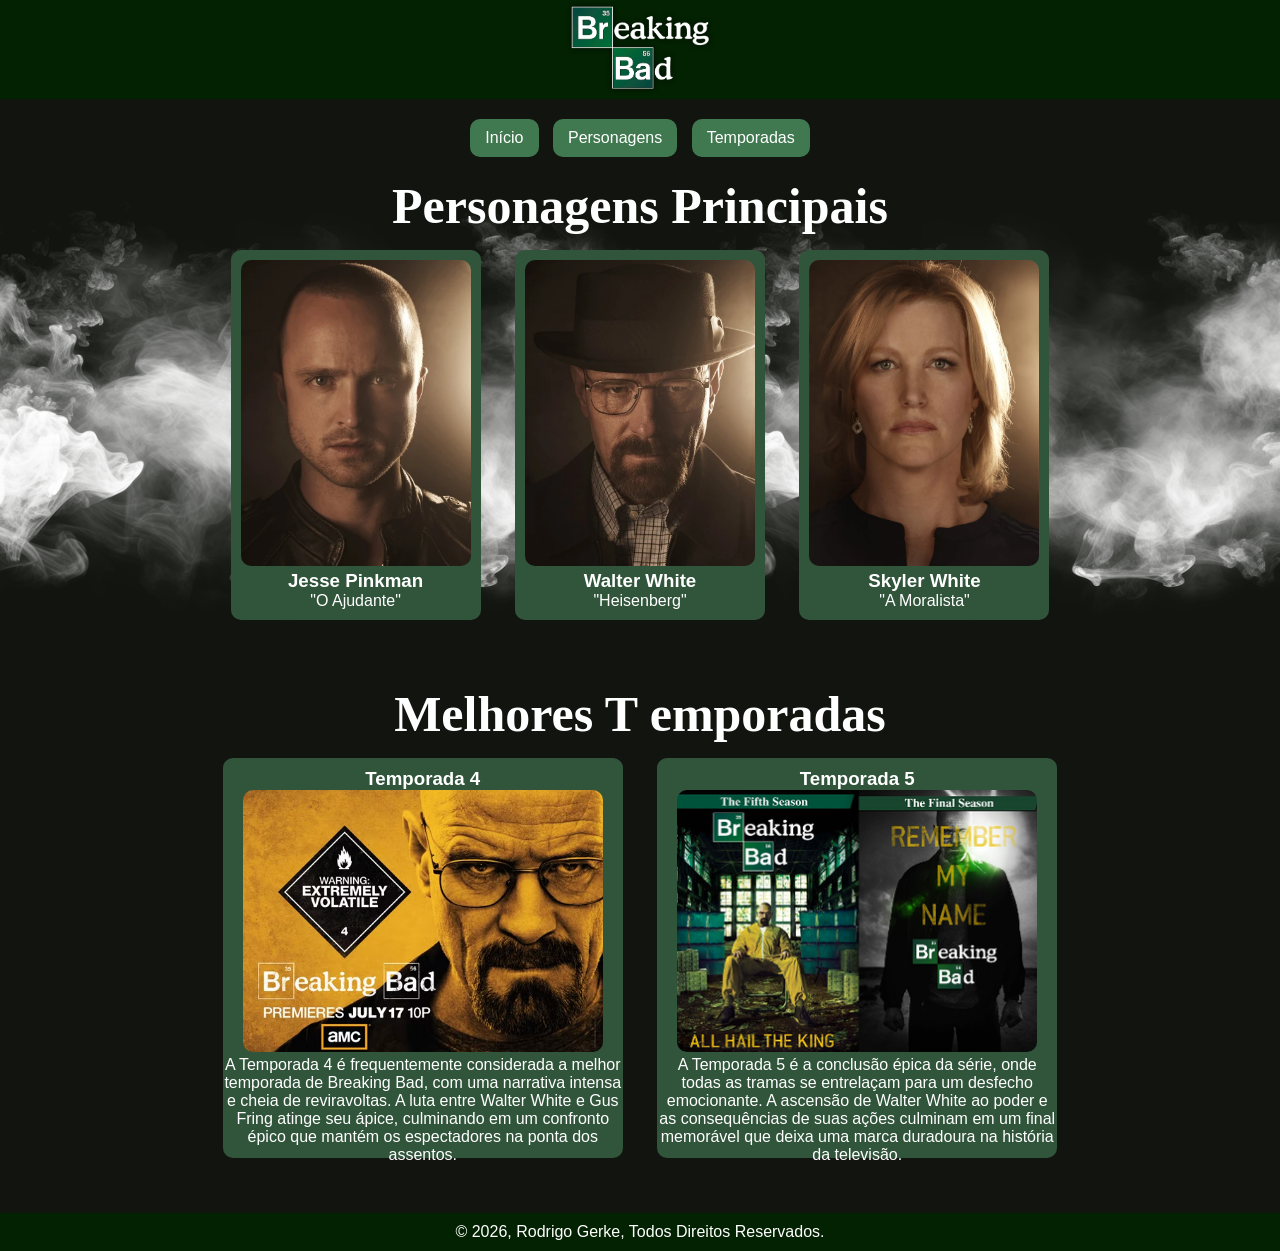
<file: index.html>
<!DOCTYPE html>
<html lang="pt-br">

<head><!--Cabeçalho do documento HTML, onde estão as informações sobre o título, charset e link para o CSS-->
    <meta charset="UTF-8">
    <meta name="viewport" content="width=device-width, initial-scale=1.0">
    <title>Página Inicial</title>
    <link rel="stylesheet" href="style.css">
    <link rel="shortcut icon" href="./Imagens/BreakingBad-logo.ico" type="image/x-icon"> 
</head>

<body>
    <header>
        <img src="Imagens/Logo.png" alt="Breaking Bad Logo" width=150px>
    </header>
    <nav>
        <a href="index.html">Início</a><!--Âncoras da Página-->
        <a href="personagens.html">Personagens</a>
        <a href="#secao-temporadas">Temporadas</a>
    </nav>
    <main>
        <section id="personagens">
            <h2>Personagens Principais</h2>

            <article class="card"><!--Jesse Pinkman-->
                <img src="./Imagens/Jesse.jpg" alt="Jesse Pinkman--">
                <h3>Jesse Pinkman</h3>
                <p>"O Ajudante"</p>
            </article>

            <article class="card"> <!--Criação de classe para estiliza-las depois em CSS-->
                <img src="Imagens/Walter.jpg" alt="Walter White">
                <h3>Walter White</h3>
                <p>"Heisenberg"</p>
            </article>

            <article class="card"> <!--Skyler White-->
                <img src="Imagens/Skyler.jpg" alt="Skyler White">
                <h3>Skyler White</h3>
                <p>"A Moralista"</p>
            </article>
        </section>
        <section id="secao-temporadas">
            <h2> Melhores T emporadas</h2>
            <article class="temporadas">
                <h3>Temporada 4</h3>
                <img src="Imagens/Temporada4.jpg" alt="Temporada 4">
                <p>A Temporada 4 é frequentemente considerada a melhor temporada de Breaking Bad, com uma narrativa
                    intensa e cheia de reviravoltas. A luta entre Walter White e Gus Fring atinge seu ápice, culminando
                    em um confronto épico que mantém os espectadores na ponta dos assentos.</p>
            </article>
            <article class="temporadas">
                <h3>Temporada 5</h3>
                <img src="Imagens/Temporada5.jpg" alt="Temporada 5">
                <p>A Temporada 5 é a conclusão épica da série, onde todas as tramas se entrelaçam para um desfecho
                    emocionante. A ascensão de Walter White ao poder e as consequências de suas ações culminam em um
                    final memorável que deixa uma marca duradoura na história da televisão.</p>
            </article>

        </section>
    </main>
    <footer>
        &COPY; 2026, Rodrigo Gerke, Todos Direitos Reservados.
    </footer>
</body>

</html>
</file>
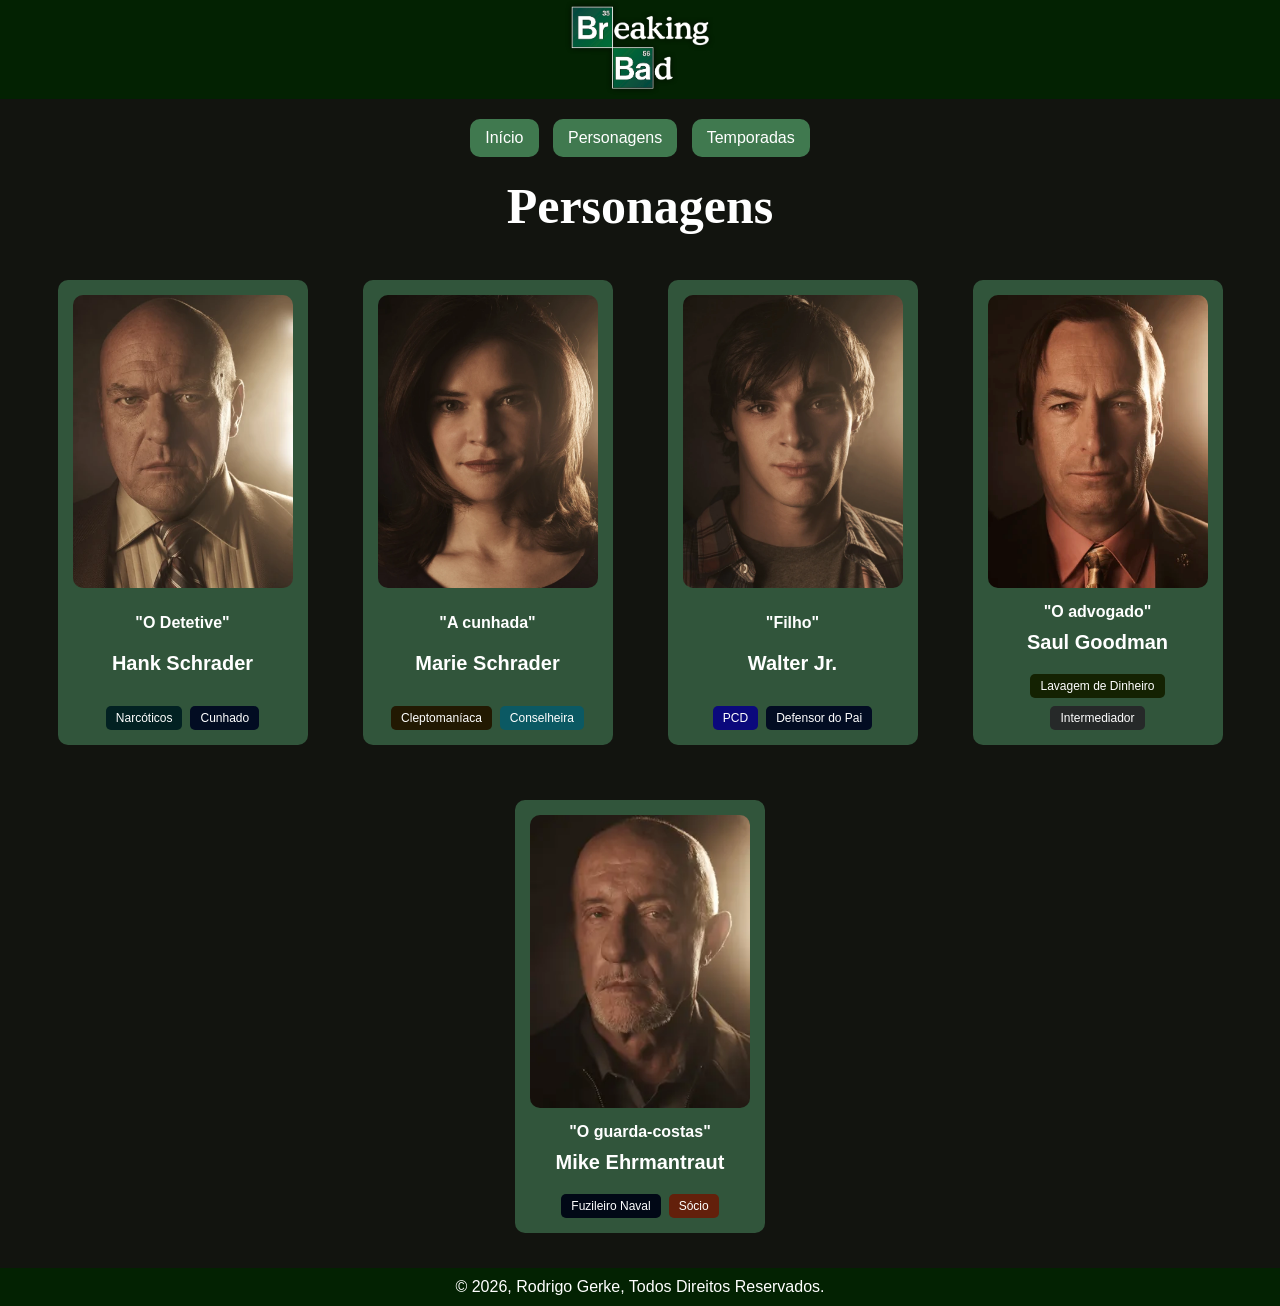
<file: personagens.html>
<!DOCTYPE html>
<html lang="pt-br">

<head><!--Cabeçalho do documento HTML, onde estão as informações sobre o título, charset e link para o CSS-->
    <meta charset="UTF-8">
    <meta name="viewport" content="width=device-width, initial-scale=1.0">
    <title>Personagens</title>
    <link rel="stylesheet" href="style.css">
    <link rel="stylesheet" href="personagens.css">
    <link rel="shortcut icon" href="./Imagens/BreakingBad-logo.ico" 
    type="image/x-icon">
</head>

<body>
    <header><!--Criação do cabeçalho da página, onde está o logo da série-->
        <img src="./Imagens/Logo.png" alt="Breaking Bad Logo" width=150px>
    </header>
    <nav>
        <a href="index.html">Início</a><!--Âncoras da Página-->
        <a href="personagens.html">Personagens</a>
        <a href="#">Temporadas</a>
    </nav>
    <main>
        <section id="personagem"> <!-- Seção de personagens secundários-->
            <h2>Personagens</h2>
            <div class="container-personagem">
                <div class="item"> <!--Estrutura dos cards de imagem-->
                    <img src="./Imagens/Hank.jpg" alt="Imagem Hank">
                    <p>"O Detetive"</p>
                    <h3>Hank Schrader</h3>
                    <div class="tags">
                        <span class="tag narcoticos">Narcóticos</span>
                        <span class="tag cunhado">Cunhado</span>    
                    </div>

                </div>
                <div class="item">
                    <img src="./Imagens/Marie.jpg" alt="Imagem Marie">
                    <p>"A cunhada"</p>
                    <h3>Marie Schrader</h3>
                    <div class="tags">
                        <span class="tag clepto">Cleptomaníaca</span>
                        <span class="tag conselheira">Conselheira</span>    
                    </div>

                </div>
                <div class="item">
                    <img src="./Imagens/WalterJr.jpg" alt="Imagem WalterJr.">
                    <p>"Filho"</p>
                    <h3>Walter Jr.</h3>
                    <div class="tags">
                        <span class="tag pcd">PCD</span>
                        <span class="tag defensor">Defensor do Pai</span>    
                    </div>

                </div>
                <div class="item">
                    <img src="./Imagens/Saul.jpg" alt="Imagem Saul Goodman">
                    <p>"O advogado"</p>
                    <h3>Saul Goodman</h3>
                    <div class="tags">
                        <span class="tag lavagem">Lavagem de Dinheiro</span>
                        <span class="tag intermediador">Intermediador</span>    
                    </div>

                </div>
                <div class="item">
                    <img src="./Imagens/Mike.jpg" alt="Imagem Mike">
                    <p>"O guarda-costas"</p>
                    <h3>Mike Ehrmantraut</h3>
                    <div class="tags">
                        <span class="tag fuzileiro">Fuzileiro Naval</span>
                        <span class="tag socio">Sócio</span>    
                    </div>
                </div>
            </div>
        </section>
<footer>
    &COPY; 2026, Rodrigo Gerke, Todos Direitos Reservados.
</footer>
</body>
</html>
</file>
<file: style.css>
@import url(https://db.onlinewebfonts.com/c/62fa13c8d6a7597eef48bdd7e57de4a3?family=Heart+Breaking+Bad);
/*Fonte Breaking Bad*/
@import url('https://fonts.cdnfonts.com/css/sf-pro-display');

/*Fonte San Francisco*/
/*Reset Básico*/
* {

    box-sizing: border-box;
    margin: 0%;
    padding: 0%;
}

body {
    /*Estilização do corpo da página*/
    text-align: center;
    background-color: #12140F;
    color: white;
    font-family: 'SF Pro Display', BlinkMacSystemFont, 'Segoe UI', Roboto, Oxygen, Ubuntu, Cantarell, sans-serif;
}

header {
    background-color: #032202;
}

nav a {
    /*Estilização dos links de navegação*/
    text-decoration: none;
    color: white;
    display: inline-block;
    /*Deixa os itens lado a lado*/
    margin: 5px;
    padding: 10px 15px;
    background-color: #40794f;
    border-radius: 10px;
    /*Deixa os cantos arredondados*/
    transition: background-color 0.2s, font-size 0.2s;
    /*Transição suave para as mudanças de cor e tamanho*/
}

nav a:hover {
    /*Efeito de hover para os links de navegação*/
    background-color: #5e7a66;
    font-size: 15.2px;
}

.card {
    /*Article dos cards dos personagens*/
    display: inline-block;
    width: 250px;
    margin: 15px;
    padding: 10px;
    background-color: #31553B;
    border-radius: 10px;
    text-align: center;
}

.card img {
    width: 100%;
    border-radius: 10px;
    object-fit: cover;
    /*Ajusta a imgame sem distorcer*/
}

.card:hover{
    transform: translateY(-10px);
    background-color: #466e51;
    transition: background-color 0.5s, font-size 0.5s, transform 0.5s, box-shadow 0.5s ;
    box-shadow: 0 0 20px #284631;
}

#personagens {
    /*Estilização da seção de personagens*/
    background-image: url(./Imagens/Banner.png);
    background-size: contain;
}

#personagens h2 {
    /*Estilização do título da página*/
    font-family: "Heart Breaking Bad";
    font-size: 50px;
    src: url("https://db.onlinewebfonts.com/t/62fa13c8d6a7597eef48bdd7e57de4a3.eot");
    src: url("https://db.onlinewebfonts.com/t/62fa13c8d6a7597eef48bdd7e57de4a3.eot?#iefix")format("embedded-opentype"),
        url("https://db.onlinewebfonts.com/t/62fa13c8d6a7597eef48bdd7e57de4a3.woff2")format("woff2"),
        url("https://db.onlinewebfonts.com/t/62fa13c8d6a7597eef48bdd7e57de4a3.woff")format("woff"),
        url("https://db.onlinewebfonts.com/t/62fa13c8d6a7597eef48bdd7e57de4a3.ttf")format("truetype"),
        url("https://db.onlinewebfonts.com/t/62fa13c8d6a7597eef48bdd7e57de4a3.svg#Heart Breaking Bad")format("svg");

}

/*Alterar o tamanho da imagem: background-size: cover; para cobrir toda a área, ou background-size: contain; para ajustar a imagem sem cortar. pode se também utilizar o background-repeat. para alterar a posição, utilizamos background-position*/

nav {
    /*Estilização da barra de navegação*/
    margin: 15px;
}

#secao-temporadas {
    margin-top: 30px;
    padding: 20px;
}

#secao-temporadas h2 {
    font-family: "Heart Breaking Bad";
    font-size: 50px;
    src: url("https://db.onlinewebfonts.com/t/62fa13c8d6a7597eef48bdd7e57de4a3.eot");
    src: url("https://db.onlinewebfonts.com/t/62fa13c8d6a7597eef48bdd7e57de4a3.eot?#iefix")format("embedded-opentype"),
        url("https://db.onlinewebfonts.com/t/62fa13c8d6a7597eef48bdd7e57de4a3.woff2")format("woff2"),
        url("https://db.onlinewebfonts.com/t/62fa13c8d6a7597eef48bdd7e57de4a3.woff")format("woff"),
        url("https://db.onlinewebfonts.com/t/62fa13c8d6a7597eef48bdd7e57de4a3.ttf")format("truetype"),
        url("https://db.onlinewebfonts.com/t/62fa13c8d6a7597eef48bdd7e57de4a3.svg#Heart Breaking Bad")format("svg");
}

.temporadas {
    display: inline-block;
    width: 400px;
    height: 400px;
    margin: 15px;
    padding-top: 10px;
    background-color: #31553B;
    border-radius: 10px;
    text-align: center;
}

.temporadas img {
    width: 90%;
    height: 67%;
    border-radius: 10px;
    object-fit: cover;
}

.temporadas:hover{
    transform: translateY(-10px);
    background-color: #466e51;
    transition: background-color 0.5s, font-size 0.5s, transform 0.5s, box-shadow 0.5s ;
    box-shadow: 0 0 20px #284631;
}

footer {
    background-color: #032202;
    padding: 10px;
    margin-top: 20px;
}
</file>
<file: personagens.css>
@import url(https://db.onlinewebfonts.com/c/62fa13c8d6a7597eef48bdd7e57de4a3?family=Heart+Breaking+Bad);
@import url('https://fonts.cdnfonts.com/css/sf-pro-display');

/**Reset Básico**/
*{
    margin: 0;
    padding: 0;
    box-sizing: border-box;
}

/**Estilos Gerais**/

body{
    
}

#personagem{

}

#personagem h2{
    font-family: "Heart Breaking Bad";
    font-size: 50px;
    src: url("https://db.onlinewebfonts.com/t/62fa13c8d6a7597eef48bdd7e57de4a3.eot");
    src: url("https://db.onlinewebfonts.com/t/62fa13c8d6a7597eef48bdd7e57de4a3.eot?#iefix")format("embedded-opentype"),
        url("https://db.onlinewebfonts.com/t/62fa13c8d6a7597eef48bdd7e57de4a3.woff2")format("woff2"),
        url("https://db.onlinewebfonts.com/t/62fa13c8d6a7597eef48bdd7e57de4a3.woff")format("woff"),
        url("https://db.onlinewebfonts.com/t/62fa13c8d6a7597eef48bdd7e57de4a3.ttf")format("truetype"),
        url("https://db.onlinewebfonts.com/t/62fa13c8d6a7597eef48bdd7e57de4a3.svg#Heart Breaking Bad")format("svg");
        margin-bottom: 30px;

}

.container-personagem{
    display: flex; /*Utiliza flexbox para organizar os personagens em linha*/
    flex-wrap: wrap; /*Permite que os personagens quebrem para a próxima linha se necessário*/
    justify-content: center; /*Centraliza os personagens horizontalmente*/
    align-items: stretch; /*Garante que os personagens tenham a mesma altura*/
    gap: 25px; /*Adiciona um espaço entre os personagens*/
}
/*alterar cards dos personagens*/
.item {
    width: 250px; /*Define a largura de cada personagem*/
    background-color: #31553B;
    padding: 15px;
    display: flex;
    flex-direction: column; /*Organiza o conteúdo do personagem em coluna*/
    justify-content: space-between; /*Centraliza o conteúdo verticalmente*/
    margin: 15px;
    border-radius: 10px;
}

.item img{
    width: 100%; /*Faz a imagem ocupar toda a largura do personagem*/
    height: auto; /*Mantém a proporção da imagem*/
    border-radius:10px;
    margin-bottom: 15px; /*Adiciona um espaço abaixo da imagem*/
}

.item:hover{
    transform: translateY(-10px);
    background-color: #466e51;
    transition: background-color 0.5s, font-size 0.5s, transform 0.5s, box-shadow 0.5s ;
    box-shadow: 0 0 20px #284631;
}

.item p{
    font-weight: bold;
    margin-bottom: 10px;
}

.item h3{
    font-size: 20px;
    margin-bottom: 20px;
}

.tags{
    display: flex;
    flex-wrap: wrap;
    gap: 8px; /*Adiciona um espaço entre as tags*/
    justify-content: center;
}

.tag {
    background-color: #032202;
    color: #fff;
    padding: 5px 10px;
    border-radius: 5px;
    font-size: 12px;
    display: inline-block;
}

.narcoticos{
    background-color: #022122;

}

.cunhado{
    background-color: #020c22;
}

.clepto{
    background-color: #221902;
}

.conselheira{
    background-color: #0b5963;
}

.pcd{
    background-color: #0b097c;
}

.defensor{
    background-color: #020c22;
}

.lavagem{
    background-color: #142202;
}

.intermediador{
    background-color: #262929;
}

.fuzileiro{
    background-color: #010816;
}

.socio{
    background-color: #63200b;
}

/*media query*/

@media (max-width: 600px){
    #personagem h2{
        font-size: 60px;
    }

    .item{
        width: 100%;
        max-width: 320px;
    }
}
</file>
